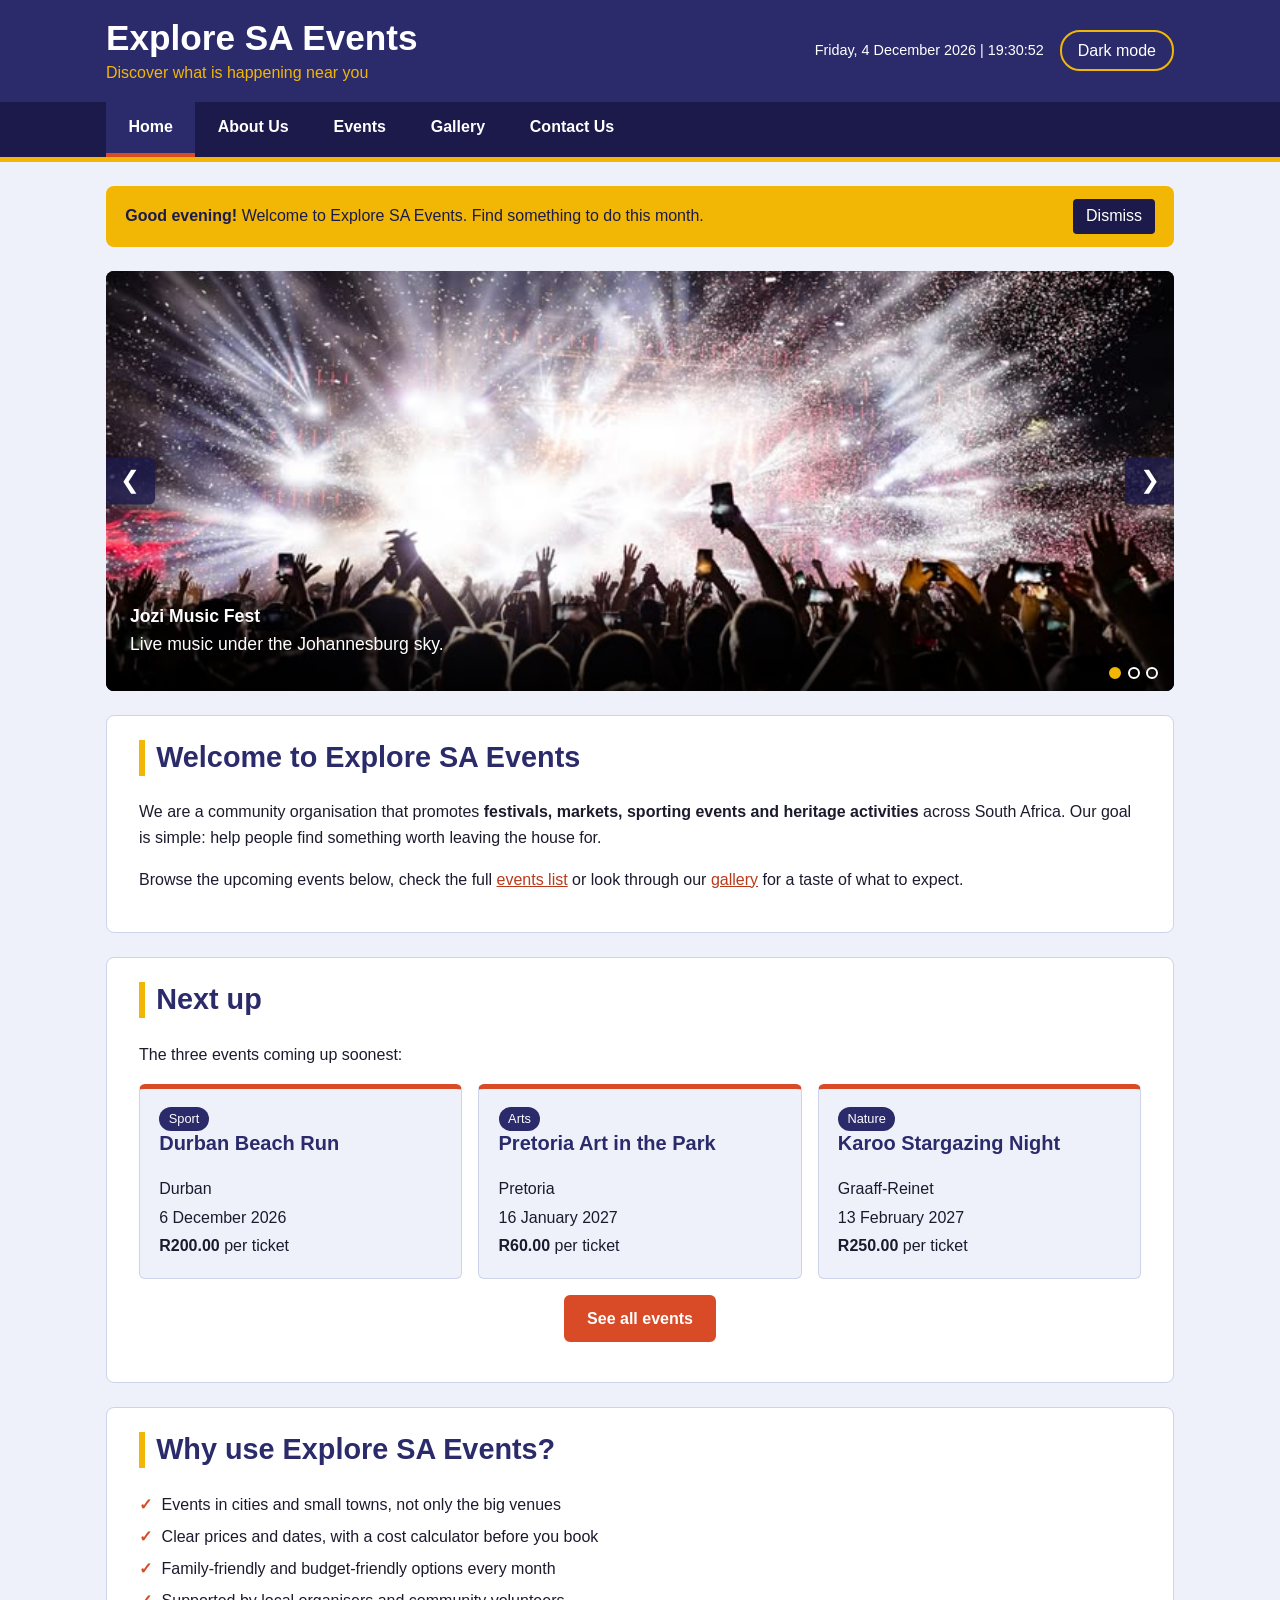
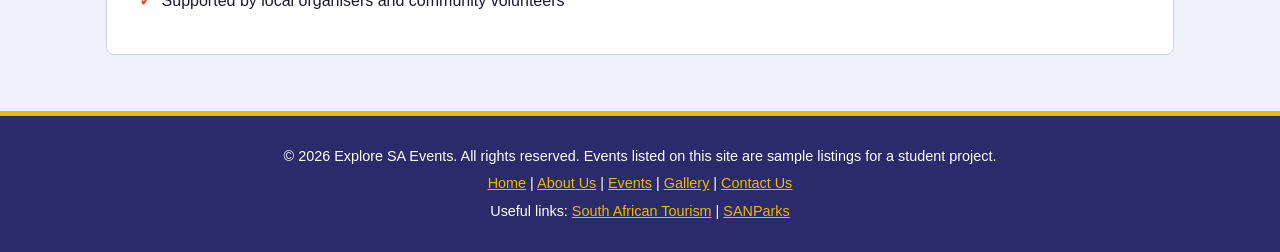
<file: index.html>
<!DOCTYPE html>
<html lang="en">
<head>
  <meta charset="UTF-8">
  <meta name="viewport" content="width=device-width, initial-scale=1.0">
  <meta name="description" content="Explore SA Events promotes festivals, markets, sport and heritage events across South Africa.">
  <title>Home | Explore SA Events</title>
  <link rel="stylesheet" href="css/style.css">
  <script src="js/script.js" defer></script>
</head>
<body class="home">
  <header id="site-header">
    <div class="header-top">
      <div class="brand">
        <h1 class="logo">Explore SA Events</h1>
        <p class="tagline">Discover what is happening near you</p>
      </div>
      <div class="header-tools">
        <p id="datetime" aria-live="off"></p>
        <button type="button" id="theme-toggle" aria-pressed="false">Dark mode</button>
      </div>
    </div>
    <nav aria-label="Main navigation">
      <ul>
          <li><a href="index.html" class="active" aria-current="page">Home</a></li>
          <li><a href="about.html">About Us</a></li>
          <li><a href="events.html">Events</a></li>
          <li><a href="gallery.html">Gallery</a></li>
          <li><a href="contact.html">Contact Us</a></li>
      </ul>
    </nav>
  </header>

  <main id="content">
    <section class="slideshow" id="slideshow" aria-label="Featured events slideshow">
      <div class="slides">
        <figure class="slide active">
          <img src="images/jozi-music-fest.jpg" alt="Stage lights over a music festival crowd">
          <figcaption><strong>Jozi Music Fest</strong><br>Live music under the Johannesburg sky.</figcaption>
        </figure>
        <figure class="slide">
          <img src="images/food-festival.jpg" alt="Colourful food market stalls with string lights">
          <figcaption><strong>Cape Town Food Market Festival</strong><br>Local flavours from over fifty stalls.</figcaption>
        </figure>
        <figure class="slide">
          <img src="images/stargazing.jpg" alt="Stars over the Karoo with a telescope">
          <figcaption><strong>Karoo Stargazing Night</strong><br>See the Milky Way far from city lights.</figcaption>
        </figure>
      </div>
      <button type="button" class="slide-btn prev" id="prev-slide" aria-label="Previous slide">&#10094;</button>
      <button type="button" class="slide-btn next" id="next-slide" aria-label="Next slide">&#10095;</button>
      <div class="dots" id="slide-dots"></div>
    </section>

    <section class="panel intro">
      <h2>Welcome to Explore SA Events</h2>
      <p>We are a community organisation that promotes <strong>festivals, markets, sporting events and heritage activities</strong> across South Africa. Our goal is simple: help people find something worth leaving the house for.</p>
      <p>Browse the upcoming events below, check the full <a href="events.html">events list</a> or look through our <a href="gallery.html">gallery</a> for a taste of what to expect.</p>
    </section>

    <section class="panel">
      <h2>Next up</h2>
      <p>The three events coming up soonest:</p>
      <div id="upcoming-list" class="card-grid"></div>
      <p class="center"><a class="button" href="events.html">See all events</a></p>
    </section>

    <section class="panel">
      <h2>Why use Explore SA Events?</h2>
      <ul class="tick-list">
        <li>Events in cities and small towns, not only the big venues</li>
        <li>Clear prices and dates, with a cost calculator before you book</li>
        <li>Family-friendly and budget-friendly options every month</li>
        <li>Supported by local organisers and community volunteers</li>
      </ul>
    </section>
  </main>

  <footer id="site-footer">
    <p>&copy; 2026 Explore SA Events. All rights reserved. Events listed on this site are sample listings for a student project.</p>
    <p>
      <a href="index.html">Home</a> | <a href="about.html">About Us</a> | <a href="events.html">Events</a> | <a href="gallery.html">Gallery</a> | <a href="contact.html">Contact Us</a>
    </p>
    <p>
      Useful links:
      <a href="https://www.southafrica.net" target="_blank" rel="noopener">South African Tourism</a> |
      <a href="https://www.sanparks.org" target="_blank" rel="noopener">SANParks</a>
    </p>
  </footer>
</body>
</html>
</file>
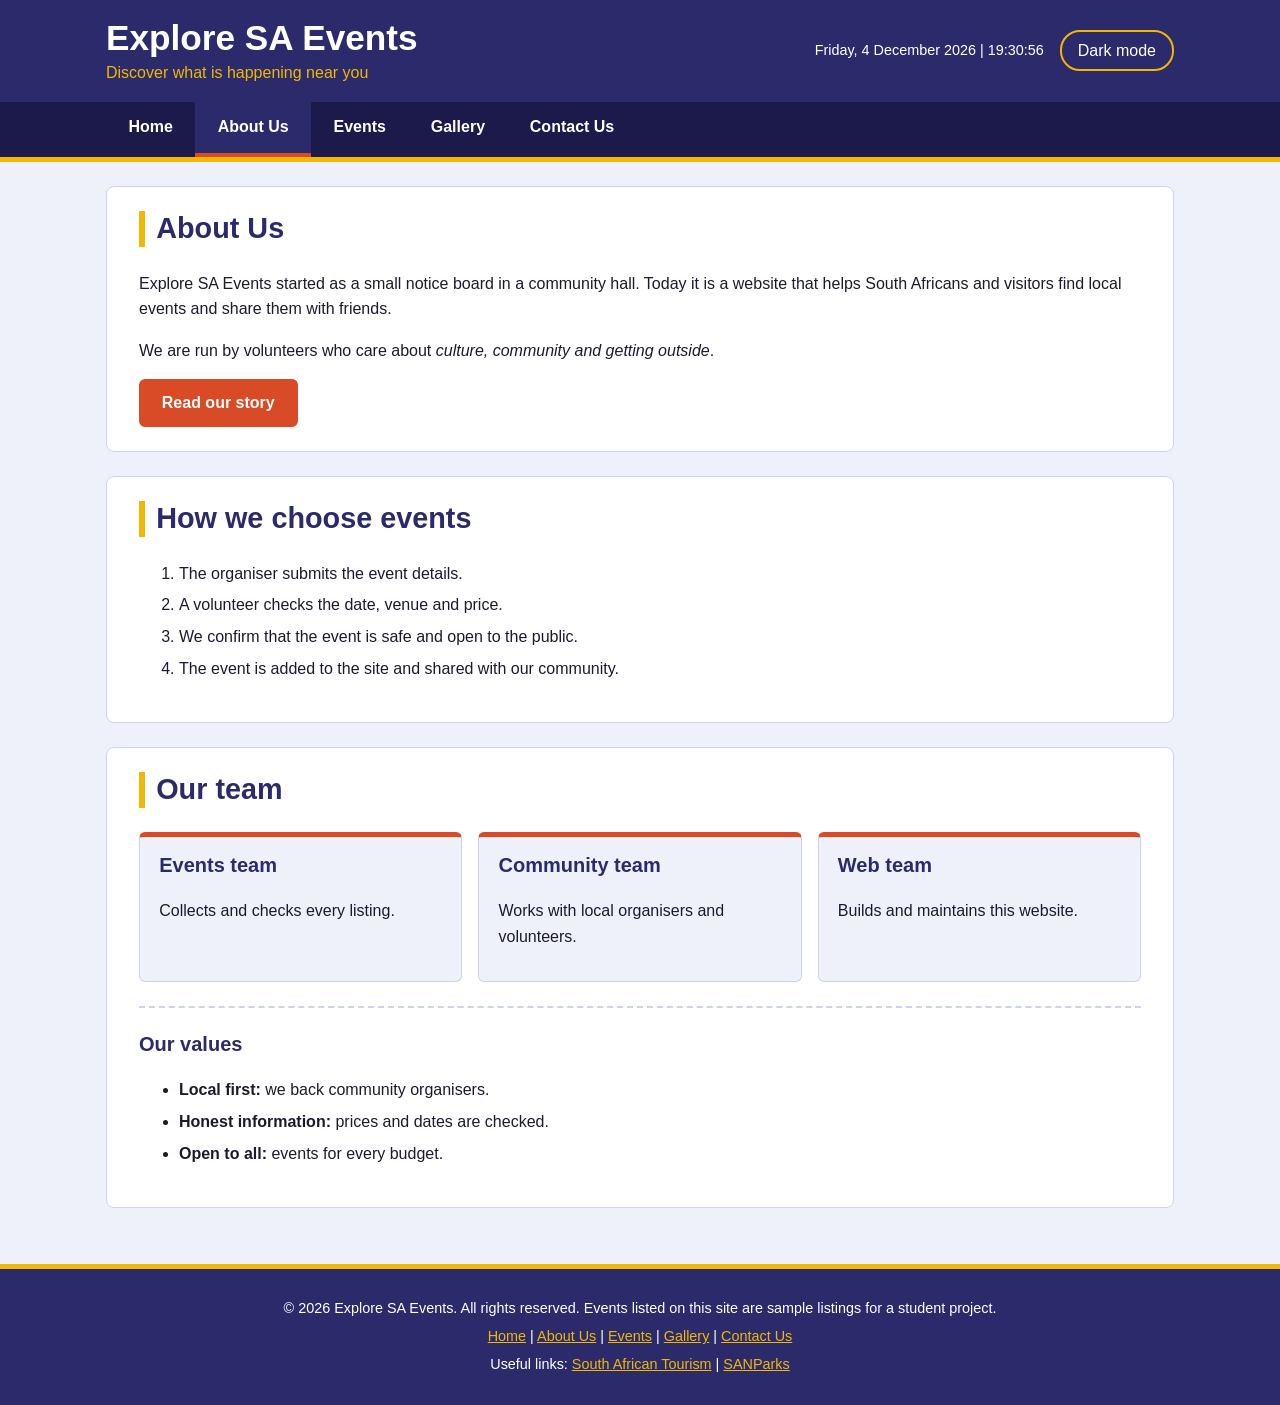
<file: about.html>
<!DOCTYPE html>
<html lang="en">
<head>
  <meta charset="UTF-8">
  <meta name="viewport" content="width=device-width, initial-scale=1.0">
  <meta name="description" content="Explore SA Events promotes festivals, markets, sport and heritage events across South Africa.">
  <title>About Us | Explore SA Events</title>
  <link rel="stylesheet" href="css/style.css">
  <script src="js/script.js" defer></script>
</head>
<body>
  <header id="site-header">
    <div class="header-top">
      <div class="brand">
        <h1 class="logo">Explore SA Events</h1>
        <p class="tagline">Discover what is happening near you</p>
      </div>
      <div class="header-tools">
        <p id="datetime" aria-live="off"></p>
        <button type="button" id="theme-toggle" aria-pressed="false">Dark mode</button>
      </div>
    </div>
    <nav aria-label="Main navigation">
      <ul>
          <li><a href="index.html">Home</a></li>
          <li><a href="about.html" class="active" aria-current="page">About Us</a></li>
          <li><a href="events.html">Events</a></li>
          <li><a href="gallery.html">Gallery</a></li>
          <li><a href="contact.html">Contact Us</a></li>
      </ul>
    </nav>
  </header>

  <main id="content">
    <section class="panel">
      <h2>About Us</h2>
      <p>Explore SA Events started as a small notice board in a community hall. Today it is a website that helps South Africans and visitors find local events and share them with friends.</p>
      <p>We are run by volunteers who care about <em>culture, community and getting outside</em>.</p>
      <button type="button" class="toggle-btn" data-toggle="story" aria-expanded="false" aria-controls="story">Read our story</button>
      <div id="story" class="hidden-content" hidden>
        <p>We began with a single weekend market and a printed list of stall holders. Word spread, more organisers asked to be added, and the list moved online. We now feature events from music nights to heritage walks.</p>
        <p>Every event on the site is checked by a volunteer before it is published.</p>
      </div>
    </section>

    <section class="panel">
      <h2>How we choose events</h2>
      <ol>
        <li>The organiser submits the event details.</li>
        <li>A volunteer checks the date, venue and price.</li>
        <li>We confirm that the event is safe and open to the public.</li>
        <li>The event is added to the site and shared with our community.</li>
      </ol>
    </section>

    <section class="panel">
      <h2>Our team</h2>
      <div class="card-grid">
        <article class="info-card">
          <h3>Events team</h3>
          <p>Collects and checks every listing.</p>
        </article>
        <article class="info-card">
          <h3>Community team</h3>
          <p>Works with local organisers and volunteers.</p>
        </article>
        <article class="info-card">
          <h3>Web team</h3>
          <p>Builds and maintains this website.</p>
        </article>
      </div>
      <hr>
      <h3>Our values</h3>
      <ul>
        <li><strong>Local first:</strong> we back community organisers.</li>
        <li><strong>Honest information:</strong> prices and dates are checked.</li>
        <li><strong>Open to all:</strong> events for every budget.</li>
      </ul>
    </section>
  </main>

  <footer id="site-footer">
    <p>&copy; 2026 Explore SA Events. All rights reserved. Events listed on this site are sample listings for a student project.</p>
    <p>
      <a href="index.html">Home</a> | <a href="about.html">About Us</a> | <a href="events.html">Events</a> | <a href="gallery.html">Gallery</a> | <a href="contact.html">Contact Us</a>
    </p>
    <p>
      Useful links:
      <a href="https://www.southafrica.net" target="_blank" rel="noopener">South African Tourism</a> |
      <a href="https://www.sanparks.org" target="_blank" rel="noopener">SANParks</a>
    </p>
  </footer>
</body>
</html>
</file>
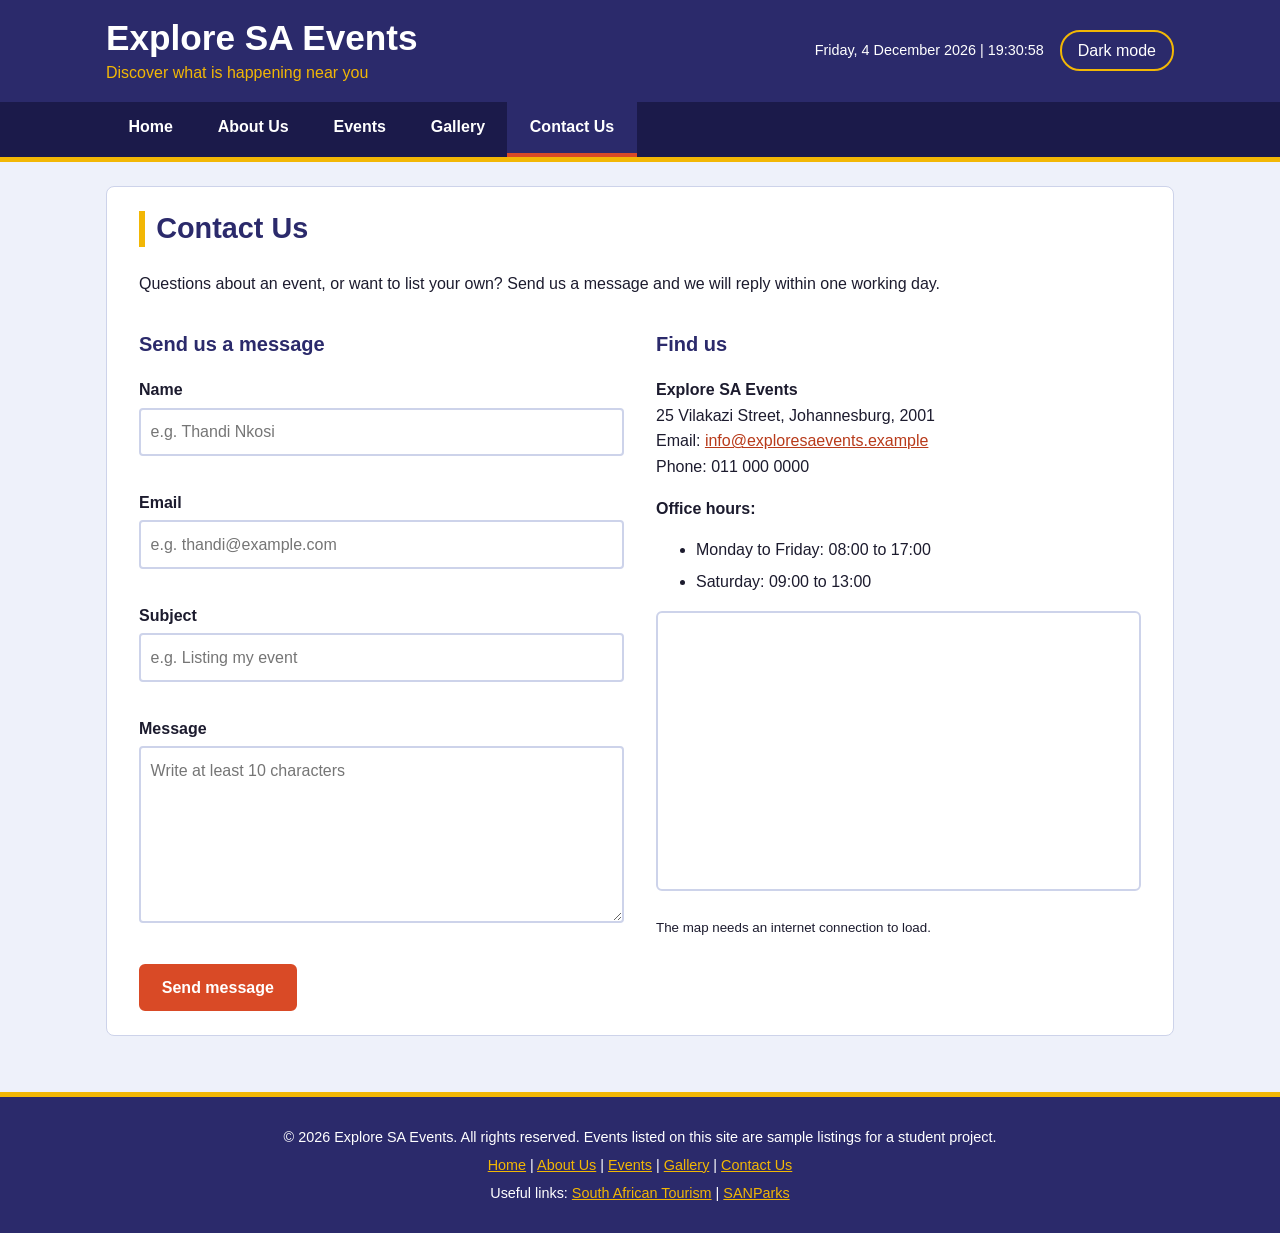
<file: contact.html>
<!DOCTYPE html>
<html lang="en">
<head>
  <meta charset="UTF-8">
  <meta name="viewport" content="width=device-width, initial-scale=1.0">
  <meta name="description" content="Explore SA Events promotes festivals, markets, sport and heritage events across South Africa.">
  <title>Contact Us | Explore SA Events</title>
  <link rel="stylesheet" href="css/style.css">
  <script src="js/script.js" defer></script>
</head>
<body>
  <header id="site-header">
    <div class="header-top">
      <div class="brand">
        <h1 class="logo">Explore SA Events</h1>
        <p class="tagline">Discover what is happening near you</p>
      </div>
      <div class="header-tools">
        <p id="datetime" aria-live="off"></p>
        <button type="button" id="theme-toggle" aria-pressed="false">Dark mode</button>
      </div>
    </div>
    <nav aria-label="Main navigation">
      <ul>
          <li><a href="index.html">Home</a></li>
          <li><a href="about.html">About Us</a></li>
          <li><a href="events.html">Events</a></li>
          <li><a href="gallery.html">Gallery</a></li>
          <li><a href="contact.html" class="active" aria-current="page">Contact Us</a></li>
      </ul>
    </nav>
  </header>

  <main id="content">
    <section class="panel">
      <h2>Contact Us</h2>
      <p>Questions about an event, or want to list your own? Send us a message and we will reply within one working day.</p>
      <div class="two-col">
        <div>
          <h3>Send us a message</h3>
          <form id="contact-form" novalidate>
            <label for="name">Name</label>
            <input type="text" id="name" name="name" placeholder="e.g. Thandi Nkosi" autocomplete="name">
            <span class="error" id="name-error" role="alert"></span>

            <label for="email">Email</label>
            <input type="email" id="email" name="email" placeholder="e.g. thandi@example.com" autocomplete="email">
            <span class="error" id="email-error" role="alert"></span>

            <label for="subject">Subject</label>
            <input type="text" id="subject" name="subject" placeholder="e.g. Listing my event">
            <span class="error" id="subject-error" role="alert"></span>

            <label for="message">Message</label>
            <textarea id="message" name="message" rows="6" placeholder="Write at least 10 characters"></textarea>
            <span class="error" id="message-error" role="alert"></span>

            <button type="submit" class="button">Send message</button>
          </form>
          <p id="form-success" class="success" role="status" hidden></p>
        </div>
        <div>
          <h3>Find us</h3>
          <address>
            <strong>Explore SA Events</strong><br>
            25 Vilakazi Street, Johannesburg, 2001<br>
            Email: <a href="mailto:info@exploresaevents.example">info@exploresaevents.example</a><br>
            Phone: 011 000 0000
          </address>
          <p><strong>Office hours:</strong></p>
          <ul>
            <li>Monday to Friday: 08:00 to 17:00</li>
            <li>Saturday: 09:00 to 13:00</li>
          </ul>
          <iframe title="Map showing central Johannesburg" class="map" loading="lazy"
            src="https://www.openstreetmap.org/export/embed.html?bbox=27.99%2C-26.23%2C28.10%2C-26.17&amp;layer=mapnik&amp;marker=-26.2041%2C28.0473"></iframe>
          <p><small>The map needs an internet connection to load.</small></p>
        </div>
      </div>
    </section>
  </main>

  <footer id="site-footer">
    <p>&copy; 2026 Explore SA Events. All rights reserved. Events listed on this site are sample listings for a student project.</p>
    <p>
      <a href="index.html">Home</a> | <a href="about.html">About Us</a> | <a href="events.html">Events</a> | <a href="gallery.html">Gallery</a> | <a href="contact.html">Contact Us</a>
    </p>
    <p>
      Useful links:
      <a href="https://www.southafrica.net" target="_blank" rel="noopener">South African Tourism</a> |
      <a href="https://www.sanparks.org" target="_blank" rel="noopener">SANParks</a>
    </p>
  </footer>
</body>
</html>
</file>
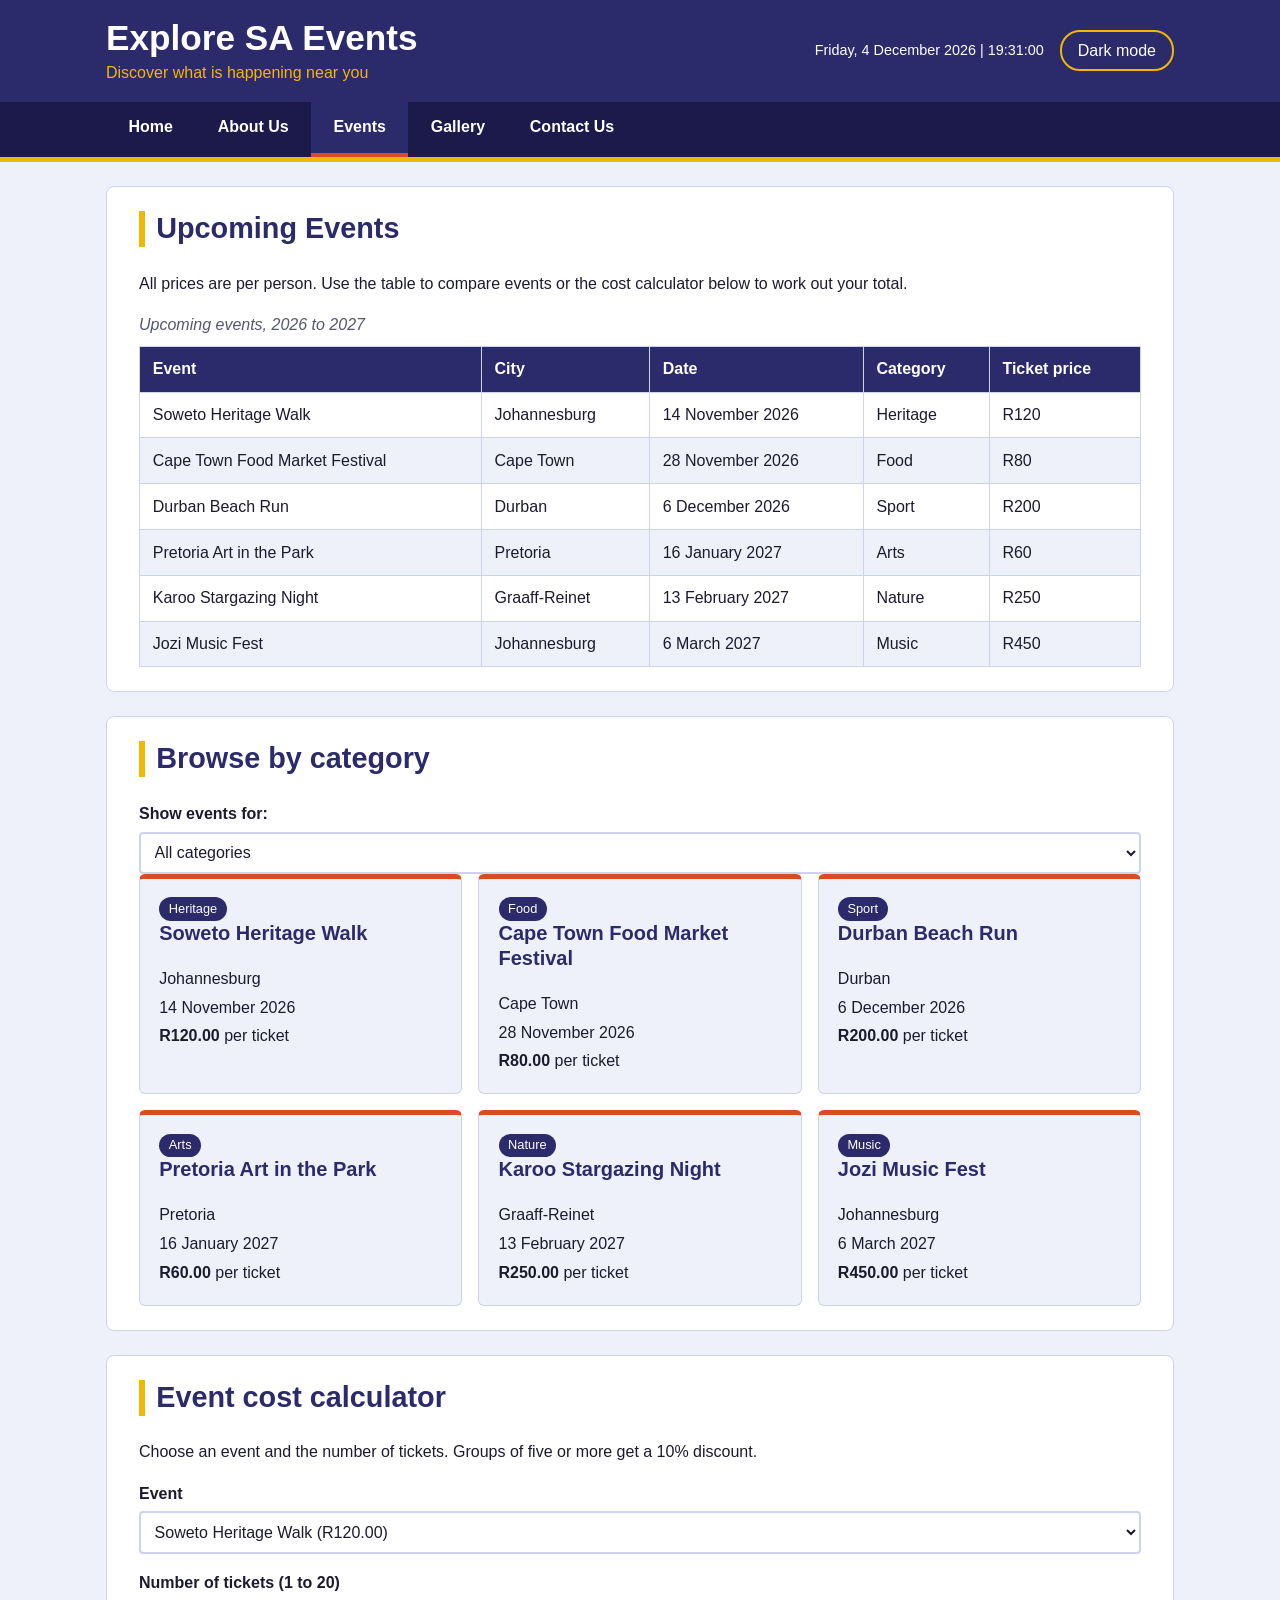
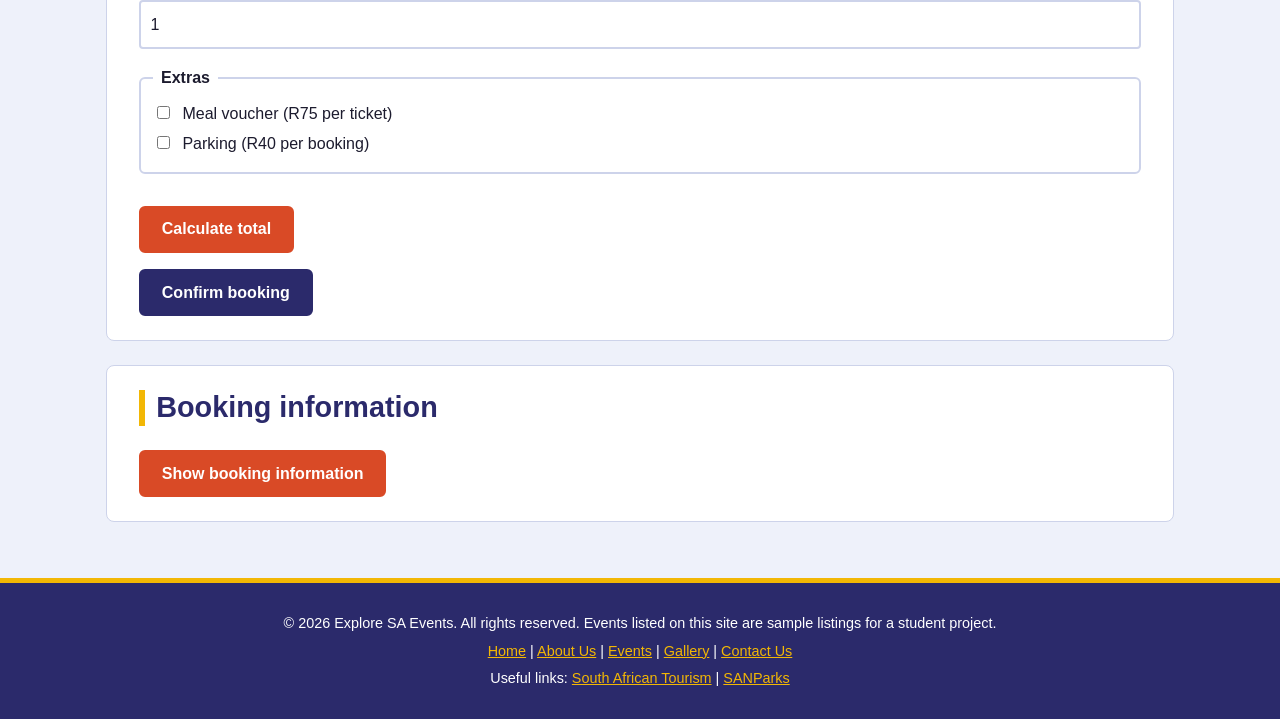
<file: events.html>
<!DOCTYPE html>
<html lang="en">
<head>
  <meta charset="UTF-8">
  <meta name="viewport" content="width=device-width, initial-scale=1.0">
  <meta name="description" content="Explore SA Events promotes festivals, markets, sport and heritage events across South Africa.">
  <title>Events | Explore SA Events</title>
  <link rel="stylesheet" href="css/style.css">
  <script src="js/script.js" defer></script>
</head>
<body>
  <header id="site-header">
    <div class="header-top">
      <div class="brand">
        <h1 class="logo">Explore SA Events</h1>
        <p class="tagline">Discover what is happening near you</p>
      </div>
      <div class="header-tools">
        <p id="datetime" aria-live="off"></p>
        <button type="button" id="theme-toggle" aria-pressed="false">Dark mode</button>
      </div>
    </div>
    <nav aria-label="Main navigation">
      <ul>
          <li><a href="index.html">Home</a></li>
          <li><a href="about.html">About Us</a></li>
          <li><a href="events.html" class="active" aria-current="page">Events</a></li>
          <li><a href="gallery.html">Gallery</a></li>
          <li><a href="contact.html">Contact Us</a></li>
      </ul>
    </nav>
  </header>

  <main id="content">
    <section class="panel">
      <h2>Upcoming Events</h2>
      <p>All prices are per person. Use the table to compare events or the cost calculator below to work out your total.</p>
      <div class="table-wrap">
        <table id="events-table">
          <caption>Upcoming events, 2026 to 2027</caption>
          <thead>
            <tr><th scope="col">Event</th><th scope="col">City</th><th scope="col">Date</th><th scope="col">Category</th><th scope="col">Ticket price</th></tr>
          </thead>
          <tbody>
          <tr><td>Soweto Heritage Walk</td><td>Johannesburg</td><td>14 November 2026</td><td>Heritage</td><td>R120</td></tr>
          <tr><td>Cape Town Food Market Festival</td><td>Cape Town</td><td>28 November 2026</td><td>Food</td><td>R80</td></tr>
          <tr><td>Durban Beach Run</td><td>Durban</td><td>6 December 2026</td><td>Sport</td><td>R200</td></tr>
          <tr><td>Pretoria Art in the Park</td><td>Pretoria</td><td>16 January 2027</td><td>Arts</td><td>R60</td></tr>
          <tr><td>Karoo Stargazing Night</td><td>Graaff-Reinet</td><td>13 February 2027</td><td>Nature</td><td>R250</td></tr>
          <tr><td>Jozi Music Fest</td><td>Johannesburg</td><td>6 March 2027</td><td>Music</td><td>R450</td></tr>
          </tbody>
        </table>
      </div>
    </section>

    <section class="panel">
      <h2>Browse by category</h2>
      <label for="category-filter">Show events for:</label>
      <select id="category-filter">
        <option value="all">All categories</option>
      </select>
      <div id="event-cards" class="card-grid"></div>
    </section>

    <section class="panel" id="calculator-section">
      <h2>Event cost calculator</h2>
      <p>Choose an event and the number of tickets. Groups of five or more get a 10% discount.</p>
      <form id="calc-form" novalidate>
        <label for="calc-event">Event</label>
        <select id="calc-event" name="event"></select>

        <label for="calc-tickets">Number of tickets (1 to 20)</label>
        <input type="number" id="calc-tickets" name="tickets" min="1" max="20" value="1">

        <fieldset>
          <legend>Extras</legend>
          <label class="check"><input type="checkbox" id="calc-meal"> Meal voucher (R75 per ticket)</label>
          <label class="check"><input type="checkbox" id="calc-parking"> Parking (R40 per booking)</label>
        </fieldset>

        <button type="submit" class="button">Calculate total</button>
      </form>
      <div id="calc-result" class="result-box" role="status" aria-live="polite"></div>
      <button type="button" class="button secondary" id="book-btn" hidden>Confirm booking</button>
    </section>

    <section class="panel">
      <h2>Booking information</h2>
      <button type="button" class="toggle-btn" data-toggle="booking-info" aria-expanded="false" aria-controls="booking-info">Show booking information</button>
      <div id="booking-info" class="hidden-content" hidden>
        <ol>
          <li>Pick your event and work out the cost with the calculator.</li>
          <li>Send us your details on the <a href="contact.html">Contact Us</a> page.</li>
          <li>We reply within one working day with payment details.</li>
          <li>Show your confirmation email at the gate.</li>
        </ol>
      </div>
    </section>
  </main>

  <footer id="site-footer">
    <p>&copy; 2026 Explore SA Events. All rights reserved. Events listed on this site are sample listings for a student project.</p>
    <p>
      <a href="index.html">Home</a> | <a href="about.html">About Us</a> | <a href="events.html">Events</a> | <a href="gallery.html">Gallery</a> | <a href="contact.html">Contact Us</a>
    </p>
    <p>
      Useful links:
      <a href="https://www.southafrica.net" target="_blank" rel="noopener">South African Tourism</a> |
      <a href="https://www.sanparks.org" target="_blank" rel="noopener">SANParks</a>
    </p>
  </footer>
</body>
</html>
</file>
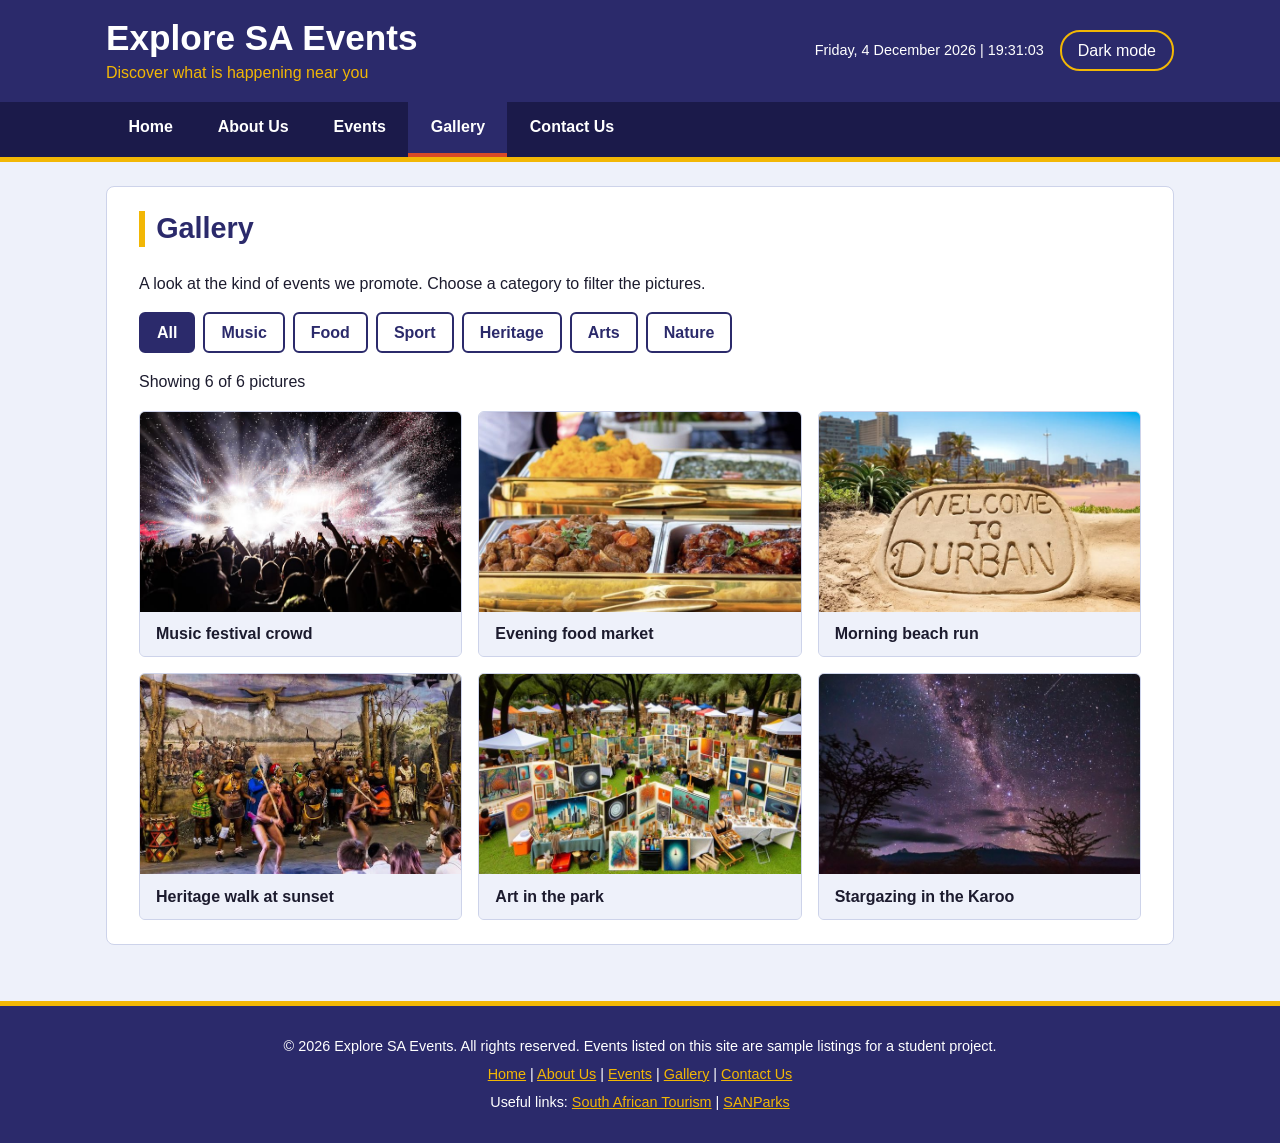
<file: gallery.html>
<!DOCTYPE html>
<html lang="en">
<head>
  <meta charset="UTF-8">
  <meta name="viewport" content="width=device-width, initial-scale=1.0">
  <meta name="description" content="Explore SA Events promotes festivals, markets, sport and heritage events across South Africa.">
  <title>Gallery | Explore SA Events</title>
  <link rel="stylesheet" href="css/style.css">
  <script src="js/script.js" defer></script>
</head>
<body>
  <header id="site-header">
    <div class="header-top">
      <div class="brand">
        <h1 class="logo">Explore SA Events</h1>
        <p class="tagline">Discover what is happening near you</p>
      </div>
      <div class="header-tools">
        <p id="datetime" aria-live="off"></p>
        <button type="button" id="theme-toggle" aria-pressed="false">Dark mode</button>
      </div>
    </div>
    <nav aria-label="Main navigation">
      <ul>
          <li><a href="index.html">Home</a></li>
          <li><a href="about.html">About Us</a></li>
          <li><a href="events.html">Events</a></li>
          <li><a href="gallery.html" class="active" aria-current="page">Gallery</a></li>
          <li><a href="contact.html">Contact Us</a></li>
      </ul>
    </nav>
  </header>

  <main id="content">
    <section class="panel">
      <h2>Gallery</h2>
      <p>A look at the kind of events we promote. Choose a category to filter the pictures.</p>
      <div class="filter-bar" id="gallery-filters" role="group" aria-label="Filter gallery by category">
        <button type="button" class="filter-btn active" data-filter="all">All</button>
        <button type="button" class="filter-btn" data-filter="music">Music</button>
        <button type="button" class="filter-btn" data-filter="food">Food</button>
        <button type="button" class="filter-btn" data-filter="sport">Sport</button>
        <button type="button" class="filter-btn" data-filter="heritage">Heritage</button>
        <button type="button" class="filter-btn" data-filter="arts">Arts</button>
        <button type="button" class="filter-btn" data-filter="nature">Nature</button>
      </div>
      <p id="gallery-count" role="status"></p>
      <div class="gallery-grid" id="gallery-grid">
        <figure class="gallery-item" data-category="music"><img src="images/jozi-music-fest.jpg" alt="Stage lights over a music festival crowd"><figcaption>Music festival crowd</figcaption></figure>
        <figure class="gallery-item" data-category="food"><img src="images/food-festival.jpg" alt="Colourful food market stalls with string lights"><figcaption>Evening food market</figcaption></figure>
        <figure class="gallery-item" data-category="sport"><img src="images/beach-run.jpg" alt="A runner on a beach in the morning"><figcaption>Morning beach run</figcaption></figure>
        <figure class="gallery-item" data-category="heritage"><img src="images/heritage-walk.jpg" alt="Traditional homesteads at sunset"><figcaption>Heritage walk at sunset</figcaption></figure>
        <figure class="gallery-item" data-category="arts"><img src="images/art-park.jpg" alt="An easel and paintings in a park"><figcaption>Art in the park</figcaption></figure>
        <figure class="gallery-item" data-category="nature"><img src="images/stargazing.jpg" alt="Stars over the Karoo with a telescope"><figcaption>Stargazing in the Karoo</figcaption></figure>
      </div>
    </section>
  </main>

  <footer id="site-footer">
    <p>&copy; 2026 Explore SA Events. All rights reserved. Events listed on this site are sample listings for a student project.</p>
    <p>
      <a href="index.html">Home</a> | <a href="about.html">About Us</a> | <a href="events.html">Events</a> | <a href="gallery.html">Gallery</a> | <a href="contact.html">Contact Us</a>
    </p>
    <p>
      Useful links:
      <a href="https://www.southafrica.net" target="_blank" rel="noopener">South African Tourism</a> |
      <a href="https://www.sanparks.org" target="_blank" rel="noopener">SANParks</a>
    </p>
  </footer>
</body>
</html>
</file>
<file: css/style.css>
/* Explore SA Events - shared stylesheet */
:root {
  --indigo: #2b2a6b;
  --indigo-dark: #1b1a4a;
  --marigold: #f2b705;
  --coral: #d94a26;
  --bg: #eef1fa;
  --panel: #ffffff;
  --ink: #1c1b2e;
  --muted: #555770;
  --border: #cdd3ea;
  --link: #b83a1a;
}
[data-theme="dark"] {
  --bg: #12112b;
  --panel: #1d1c42;
  --ink: #ececf7;
  --muted: #b5b7d6;
  --border: #3a3980;
  --link: #ffcf4a;
}

* { box-sizing: border-box; }

body {
  margin: 0;
  font-family: "Segoe UI", Tahoma, Verdana, sans-serif;
  font-size: 1rem;
  line-height: 1.6;
  color: var(--ink);
  background-color: var(--bg);
  transition: background-color .3s, color .3s;
}

h1, h2, h3 { font-family: "Trebuchet MS", "Segoe UI", sans-serif; line-height: 1.25; }
h2 { font-size: 1.8rem; margin-top: 0; color: var(--indigo); border-left: 6px solid var(--marigold); padding-left: .7rem; }
h3 { font-size: 1.25rem; color: var(--indigo); }
[data-theme="dark"] h2, [data-theme="dark"] h3 { color: var(--marigold); }

a { color: var(--link); }
a:hover { color: var(--indigo); }
[data-theme="dark"] a:hover { color: #fff; }
:focus-visible { outline: 3px solid var(--marigold); outline-offset: 2px; }

hr { border: 0; border-top: 2px dashed var(--border); margin: 1.5rem 0; }
img { max-width: 100%; }
.center { text-align: center; }

/* Header */
#site-header { background-color: var(--indigo); color: #fff; border-bottom: 5px solid var(--marigold); }
.header-top {
  max-width: 1100px; margin: 0 auto; padding: 1rem;
  display: flex; flex-wrap: wrap; align-items: center; justify-content: space-between; gap: 1rem;
}
.logo { margin: 0; font-size: 2.2rem; color: #fff; }
.tagline { margin: 0; color: var(--marigold); }
.header-tools { display: flex; align-items: center; gap: 1rem; flex-wrap: wrap; }
#datetime { margin: 0; font-size: .9rem; }
#theme-toggle {
  background: transparent; color: #fff; border: 2px solid var(--marigold); border-radius: 20px;
  padding: .35rem 1rem; font: inherit; cursor: pointer;
}
#theme-toggle:hover { background-color: var(--marigold); color: var(--indigo-dark); }

/* Navigation */
nav { background-color: var(--indigo-dark); }
nav ul { list-style: none; margin: 0 auto; padding: 0 1rem; max-width: 1100px; display: flex; flex-wrap: wrap; }
nav li { margin: 0; }
nav a { display: block; padding: .8rem 1.4rem; color: #fff; text-decoration: none; font-weight: bold; border-bottom: 4px solid transparent; }
nav a:hover { background-color: var(--indigo); border-bottom-color: var(--marigold); color: #fff; }
nav a.active { border-bottom-color: var(--coral); background-color: var(--indigo); }

/* Layout */
main { max-width: 1100px; margin: 0 auto; padding: 1.5rem 1rem 2rem; }
.panel {
  background-color: var(--panel); border: 1px solid var(--border); border-radius: 8px;
  padding: 1.5rem 2rem; margin-bottom: 1.5rem;
}
li { margin-bottom: .4rem; }
.tick-list { list-style: none; padding-left: 0; }
.tick-list li::before { content: "\2713"; color: var(--coral); font-weight: bold; margin-right: .6rem; }
address { font-style: normal; margin-bottom: 1rem; }

/* Welcome banner (added by JavaScript) */
#welcome-banner {
  background-color: var(--marigold); color: var(--indigo-dark); border-radius: 8px;
  padding: .8rem 1.2rem; margin-bottom: 1.5rem; display: flex; justify-content: space-between; align-items: center; gap: 1rem;
}
#welcome-banner button { background: var(--indigo-dark); color: #fff; border: 0; border-radius: 4px; padding: .3rem .8rem; cursor: pointer; font: inherit; }

/* Slideshow */
.slideshow { position: relative; margin-bottom: 1.5rem; border-radius: 8px; overflow: hidden; background: #000; }
.slide { display: none; margin: 0; position: relative; }
.slide.active { display: block; }
.slide img { display: block; width: 100%; height: 420px; object-fit: cover; }
.slide figcaption {
  position: absolute; left: 0; right: 0; bottom: 0; padding: 1rem 4rem 2rem 1.5rem;
  background: linear-gradient(transparent, rgba(0,0,0,.8)); color: #fff; font-size: 1.1rem;
}
.slide-btn {
  position: absolute; top: 50%; transform: translateY(-50%); background: rgba(27,26,74,.8); color: #fff;
  border: 0; font-size: 1.5rem; padding: .6rem .9rem; cursor: pointer;
}
.slide-btn:hover { background: var(--coral); }
.prev { left: 0; border-radius: 0 6px 6px 0; }
.next { right: 0; border-radius: 6px 0 0 6px; }
.dots { position: absolute; bottom: .7rem; right: 1rem; display: flex; gap: .4rem; }
.dot { width: 12px; height: 12px; border-radius: 50%; border: 2px solid #fff; background: transparent; padding: 0; cursor: pointer; }
.dot.active { background: var(--marigold); border-color: var(--marigold); }

/* Cards */
.card-grid { display: grid; grid-template-columns: repeat(auto-fit, minmax(min(100%, 250px), 1fr)); gap: 1rem; }
.event-card, .info-card {
  border: 1px solid var(--border); border-top: 5px solid var(--coral); border-radius: 6px; padding: 1rem 1.2rem;
  background-color: var(--bg); transition: transform .2s, box-shadow .2s;
}
.event-card:hover, .info-card:hover { transform: translateY(-4px); box-shadow: 0 6px 14px rgba(0,0,0,.15); }
.event-card h3, .info-card h3 { margin-top: 0; }
.event-card p { margin: .2rem 0; }
.tag { display: inline-block; background-color: var(--indigo); color: #fff; font-size: .8rem; padding: .1rem .6rem; border-radius: 12px; }

/* Buttons */
.button, .toggle-btn, .filter-btn {
  display: inline-block; font: inherit; font-weight: bold; text-decoration: none; cursor: pointer;
  background-color: var(--coral); color: #fff; border: 2px solid var(--coral); border-radius: 6px; padding: .55rem 1.3rem;
  transition: background-color .2s, color .2s;
}
.button:hover, .toggle-btn:hover { background-color: var(--indigo); border-color: var(--indigo); color: #fff; }
.button.secondary { background-color: var(--indigo); border-color: var(--indigo); margin-top: 1rem; }
.button.secondary:hover { background-color: var(--coral); border-color: var(--coral); }
.filter-bar { display: flex; flex-wrap: wrap; gap: .5rem; margin-bottom: 1rem; }
.filter-btn { background: transparent; color: var(--indigo); border-color: var(--indigo); padding: .35rem 1rem; }
[data-theme="dark"] .filter-btn { color: var(--marigold); border-color: var(--marigold); }
.filter-btn:hover, .filter-btn.active { background-color: var(--indigo); color: #fff; }
[data-theme="dark"] .filter-btn:hover, [data-theme="dark"] .filter-btn.active { background-color: var(--marigold); color: var(--indigo-dark); }
.hidden-content { margin-top: 1rem; padding: 1rem 1.2rem; border-left: 4px solid var(--marigold); background-color: var(--bg); }
.hidden-content[hidden] { display: none; }

/* Table */
.table-wrap { overflow-x: auto; }
table { width: 100%; border-collapse: collapse; }
caption { text-align: left; font-style: italic; color: var(--muted); padding-bottom: .5rem; }
th, td { border: 1px solid var(--border); padding: .6rem .8rem; text-align: left; }
th { background-color: var(--indigo); color: #fff; }
tbody tr:nth-child(even) { background-color: var(--bg); }
tbody tr:hover { background-color: #ffe9a8; color: #1c1b2e; }

/* Gallery */
.gallery-grid { display: grid; grid-template-columns: repeat(auto-fit, minmax(min(100%, 300px), 1fr)); gap: 1rem; }
.gallery-item { margin: 0; border: 1px solid var(--border); border-radius: 6px; overflow: hidden; background: var(--bg); }
.gallery-item img { display: block; width: 100%; height: 200px; object-fit: cover; transition: transform .3s; }
.gallery-item:hover img { transform: scale(1.06); }
.gallery-item { overflow: hidden; }
.gallery-item figcaption { padding: .6rem 1rem; font-weight: bold; position: relative; background: var(--bg); }
.gallery-item[hidden] { display: none; }

/* Forms */
label { display: block; font-weight: bold; margin: 1rem 0 .3rem; }
input[type="text"], input[type="email"], input[type="number"], select, textarea {
  width: 100%; padding: .6rem; font: inherit; color: var(--ink); background-color: var(--panel);
  border: 2px solid var(--border); border-radius: 4px;
}
input:focus, select:focus, textarea:focus { border-color: var(--indigo); }
textarea { resize: vertical; }
fieldset { border: 2px solid var(--border); border-radius: 6px; margin: 1rem 0; }
legend { font-weight: bold; padding: 0 .5rem; }
label.check { font-weight: normal; margin: .3rem 0; }
.check input { margin-right: .5rem; }
form .button { margin-top: 1rem; }
.error { display: block; color: #b00020; font-size: .9rem; min-height: 1.1rem; }
[data-theme="dark"] .error { color: #ff8a9b; }
input.invalid, textarea.invalid { border-color: #b00020; }
.success { background-color: #d7f5df; color: #0d4a1d; border: 2px solid #2e9e50; border-radius: 6px; padding: .8rem 1rem; margin-top: 1rem; }
.result-box:not(:empty) { background-color: var(--bg); border: 2px solid var(--marigold); border-radius: 6px; padding: 1rem 1.2rem; margin-top: 1rem; }
.result-box p { margin: .2rem 0; }
.total { font-size: 1.4rem; font-weight: bold; color: var(--coral); }

/* Contact layout */
.two-col { display: grid; grid-template-columns: 1fr 1fr; gap: 2rem; }
.map { width: 100%; height: 280px; border: 2px solid var(--border); border-radius: 6px; }

/* Footer */
#site-footer { background-color: var(--indigo); color: #fff; text-align: center; padding: 1.5rem 1rem; border-top: 5px solid var(--marigold); font-size: .9rem; }
#site-footer p { margin: .3rem 0; }
#site-footer a { color: var(--marigold); }
#site-footer a:hover { color: #fff; }

/* Responsive */
@media (max-width: 800px) {
  .two-col { grid-template-columns: 1fr; }
  .slide img { height: 300px; }
}
@media (max-width: 600px) {
  .logo { font-size: 1.6rem; }
  .panel { padding: 1rem; }
  nav a { padding: .7rem .9rem; }
  .slide figcaption { padding-right: 1rem; font-size: 1rem; }
}
@media (prefers-reduced-motion: reduce) { * { transition: none !important; } }
</file>
